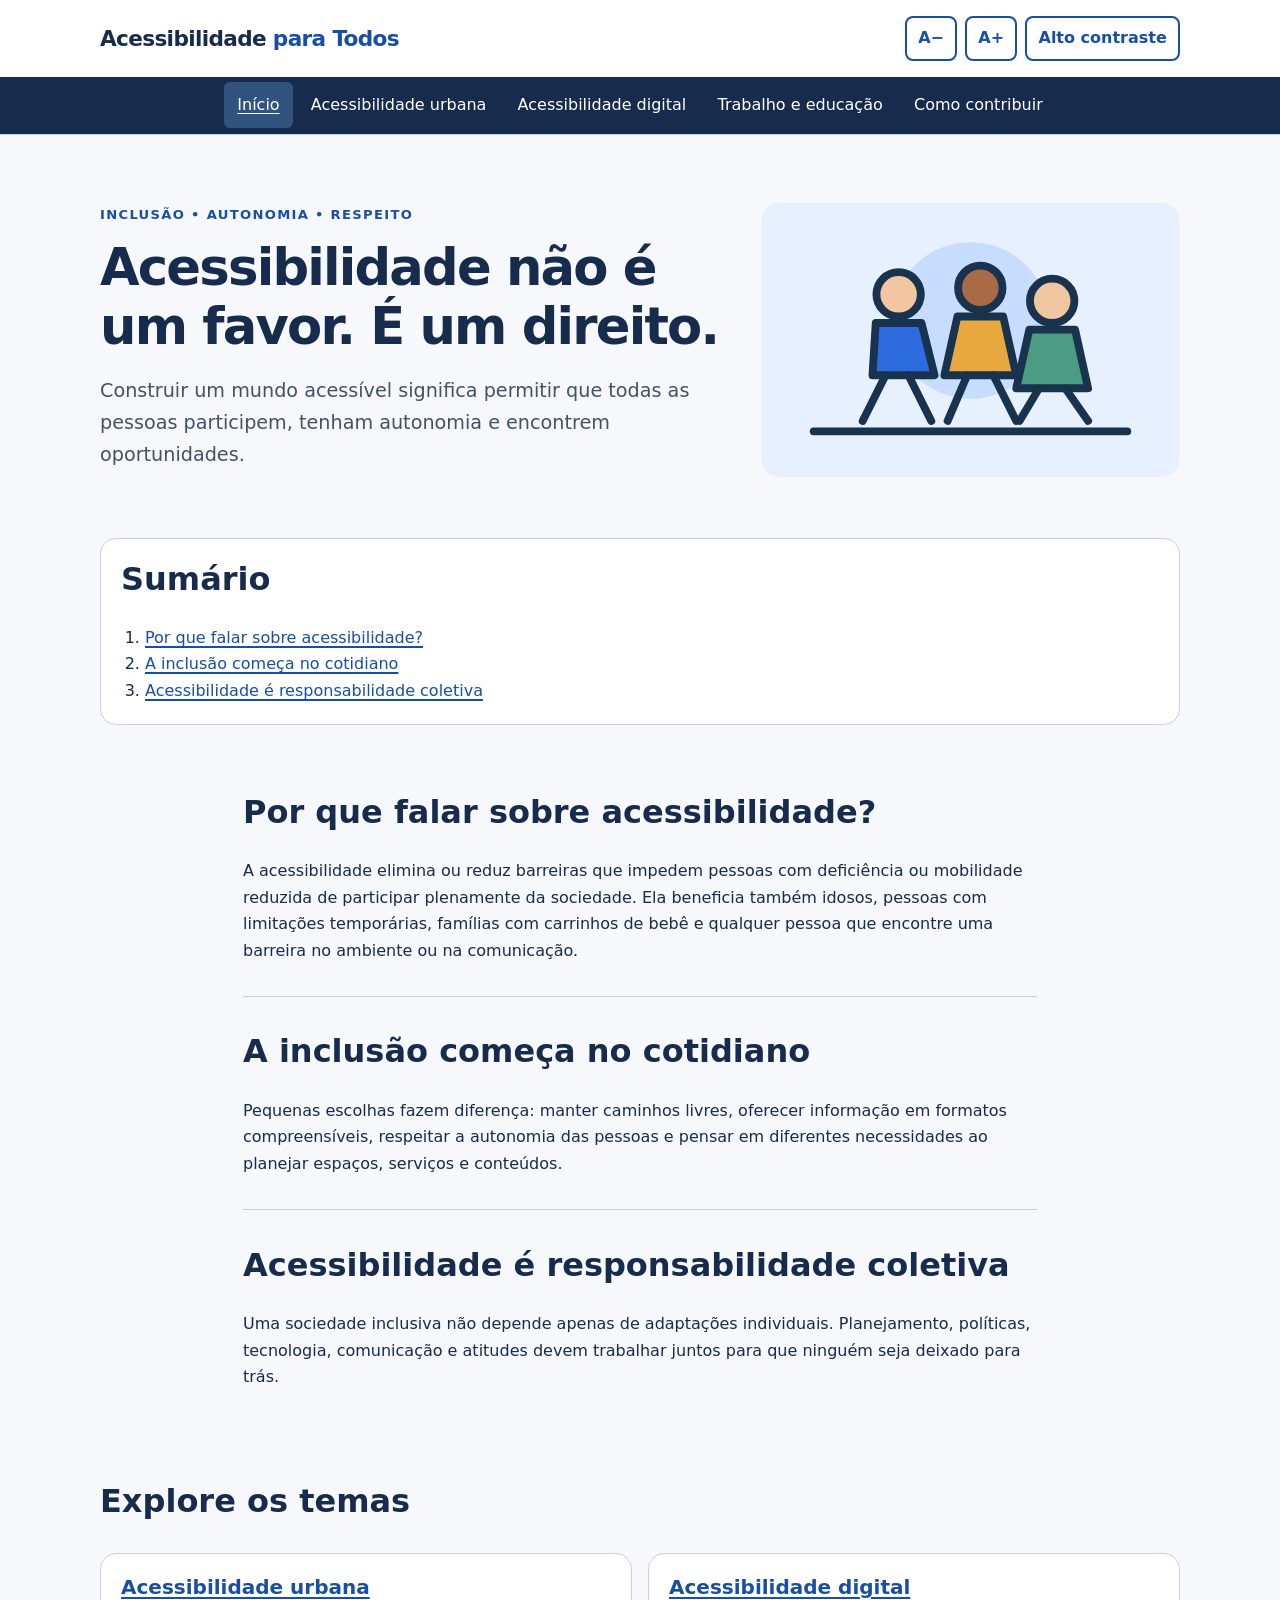
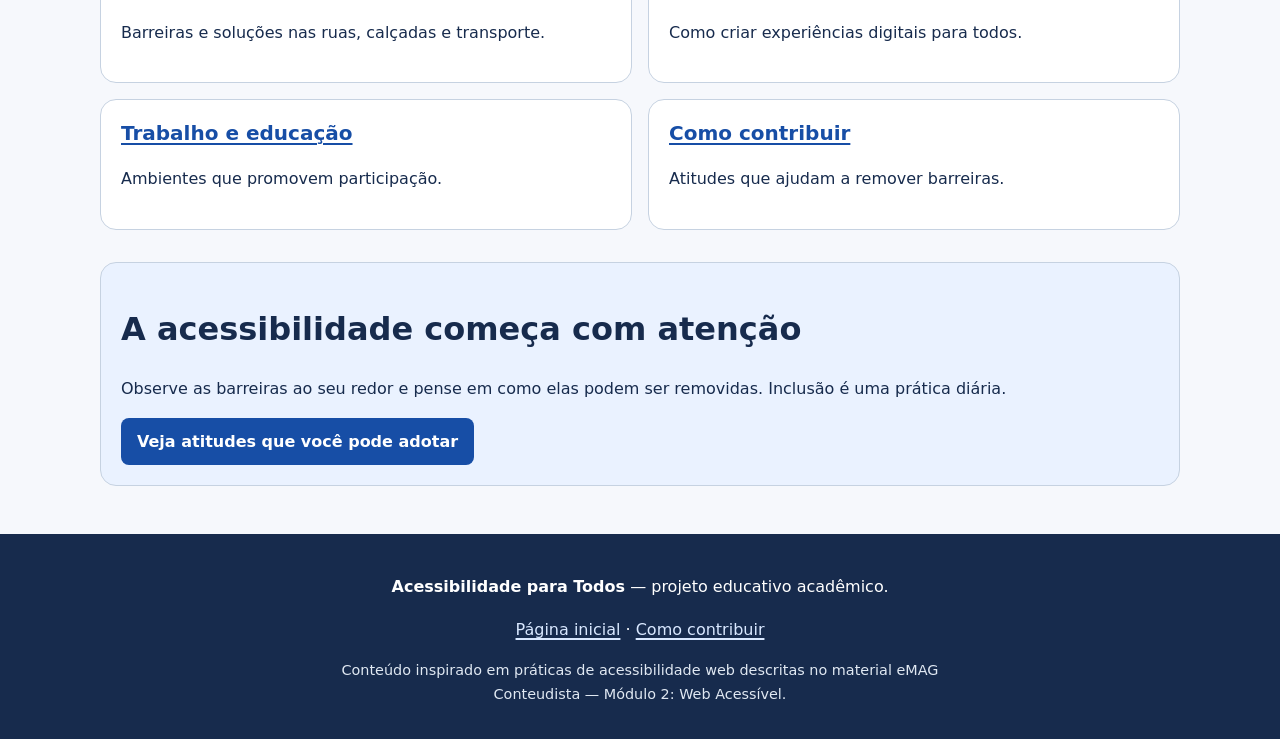
<file: acessibilidade_para_todos (2)/acessibilidade_para_todos/acessibilidade_para_todos/index.html>
<!doctype html>
<html lang="pt-BR">
<head>
  <meta charset="utf-8">
  <meta name="viewport" content="width=device-width, initial-scale=1">
  <meta name="description" content="Construir um mundo acessível significa permitir que todas as pessoas participem, tenham autonomia e encontrem oportunidades.">
  <title>Acessibilidade para Todos | Acessibilidade para Todos</title>
  <link rel="stylesheet" href="css/style.css">
  <script src="js/script.js" defer></script>
</head>
<body>
  <a class="skip-link" href="#conteudo">Pular para o conteúdo principal</a>
  <header class="site-header">
    <div class="header-inner">
      <a class="brand" href="index.html" aria-label="Acessibilidade para Todos — página inicial">Acessibilidade <span>para Todos</span></a>
      <div class="access-tools" aria-label="Ferramentas de acessibilidade">
        <button type="button" id="font-down" aria-label="Diminuir tamanho do texto">A−</button>
        <button type="button" id="font-up" aria-label="Aumentar tamanho do texto">A+</button>
        <button type="button" id="contrast-toggle" aria-pressed="false">Alto contraste</button>
      </div>
    </div>
    <nav class="main-nav" aria-label="Navegação principal">
      <ul><li><a href="index.html" aria-current="page">Início</a></li>
<li><a href="ruas.html">Acessibilidade urbana</a></li>
<li><a href="digital.html">Acessibilidade digital</a></li>
<li><a href="inclusao.html">Trabalho e educação</a></li>
<li><a href="contribuindo.html">Como contribuir</a></li></ul>
    </nav>
  </header>
  <main id="conteudo" tabindex="-1">
    <section class="hero">
      <div class="hero-text">
        <p class="eyebrow">INCLUSÃO • AUTONOMIA • RESPEITO</p>
        <h1>Acessibilidade não é um favor. É um direito.</h1>
        <p class="lead">Construir um mundo acessível significa permitir que todas as pessoas participem, tenham autonomia e encontrem oportunidades.</p>
      </div>
      <img src="imagens/inclusive.svg" alt="Ilustração de pessoas diversas reunidas em um espaço comunitário acessível." class="hero-image">
    </section>
    <nav class="toc" aria-label="Sumário deste artigo"><h2>Sumário</h2><ol><li><a href="#sec-1">Por que falar sobre acessibilidade?</a></li><li><a href="#sec-2">A inclusão começa no cotidiano</a></li><li><a href="#sec-3">Acessibilidade é responsabilidade coletiva</a></li></ol></nav>
    <article class="article">
      <section class="article-section" id="sec-1"><h2>Por que falar sobre acessibilidade?</h2><p>A acessibilidade elimina ou reduz barreiras que impedem pessoas com deficiência ou mobilidade reduzida de participar plenamente da sociedade. Ela beneficia também idosos, pessoas com limitações temporárias, famílias com carrinhos de bebê e qualquer pessoa que encontre uma barreira no ambiente ou na comunicação.</p></section>
<section class="article-section" id="sec-2"><h2>A inclusão começa no cotidiano</h2><p>Pequenas escolhas fazem diferença: manter caminhos livres, oferecer informação em formatos compreensíveis, respeitar a autonomia das pessoas e pensar em diferentes necessidades ao planejar espaços, serviços e conteúdos.</p></section>
<section class="article-section" id="sec-3"><h2>Acessibilidade é responsabilidade coletiva</h2><p>Uma sociedade inclusiva não depende apenas de adaptações individuais. Planejamento, políticas, tecnologia, comunicação e atitudes devem trabalhar juntos para que ninguém seja deixado para trás.</p></section>
    </article>
    <section aria-labelledby="explore-title" class="cards"><h2 id="explore-title">Explore os temas</h2><article class="card"><h3><a href="ruas.html">Acessibilidade urbana</a></h3><p>Barreiras e soluções nas ruas, calçadas e transporte.</p></article><article class="card"><h3><a href="digital.html">Acessibilidade digital</a></h3><p>Como criar experiências digitais para todos.</p></article><article class="card"><h3><a href="inclusao.html">Trabalho e educação</a></h3><p>Ambientes que promovem participação.</p></article><article class="card"><h3><a href="contribuindo.html">Como contribuir</a></h3><p>Atitudes que ajudam a remover barreiras.</p></article></section>
    <section class="callout" aria-labelledby="callout-title">
      <h2 id="callout-title">A acessibilidade começa com atenção</h2>
      <p>Observe as barreiras ao seu redor e pense em como elas podem ser removidas. Inclusão é uma prática diária.</p>
      <a class="button-link" href="contribuindo.html">Veja atitudes que você pode adotar</a>
    </section>
  </main>
  <footer class="site-footer">
    <p><strong>Acessibilidade para Todos</strong> — projeto educativo acadêmico.</p>
    <p><a href="index.html">Página inicial</a> · <a href="contribuindo.html">Como contribuir</a></p>
    <p class="small">Conteúdo inspirado em práticas de acessibilidade web descritas no material eMAG Conteudista — Módulo 2: Web Acessível.</p>
  </footer>
</body>
</html>
</file>
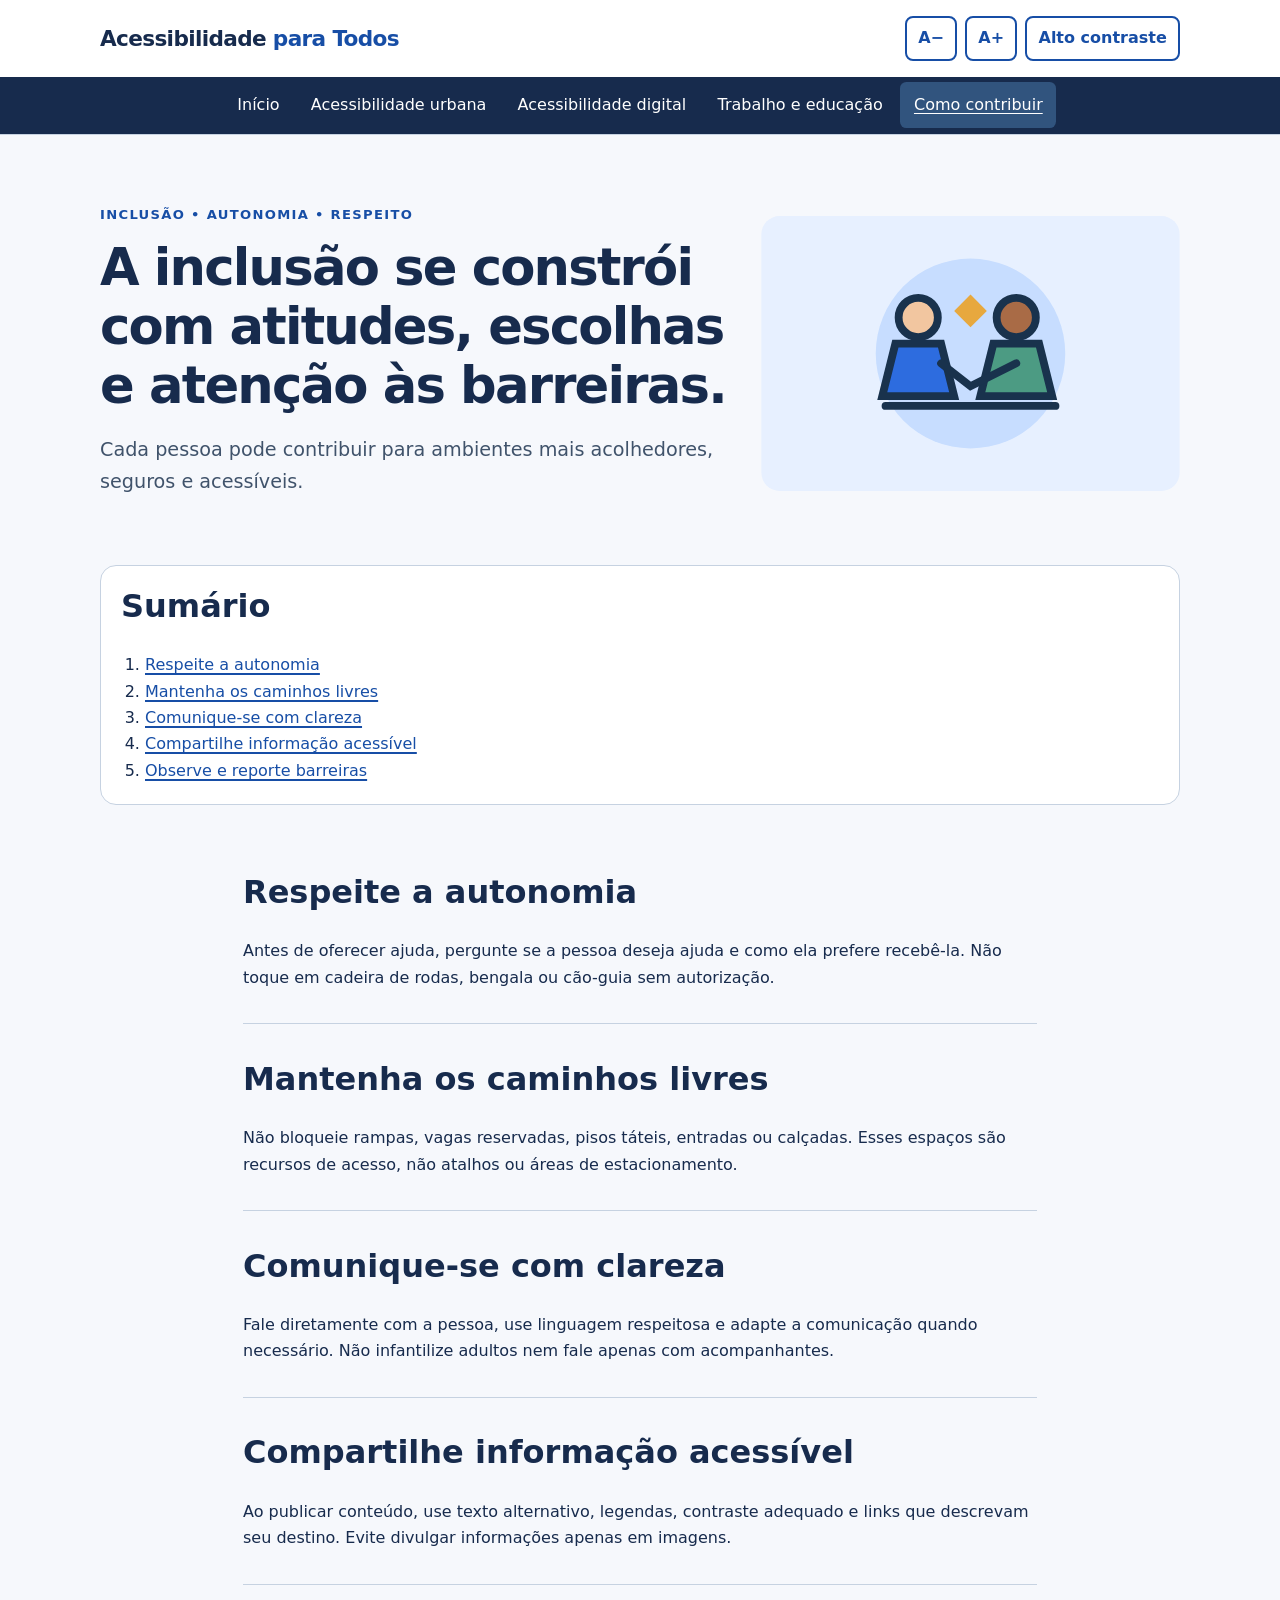
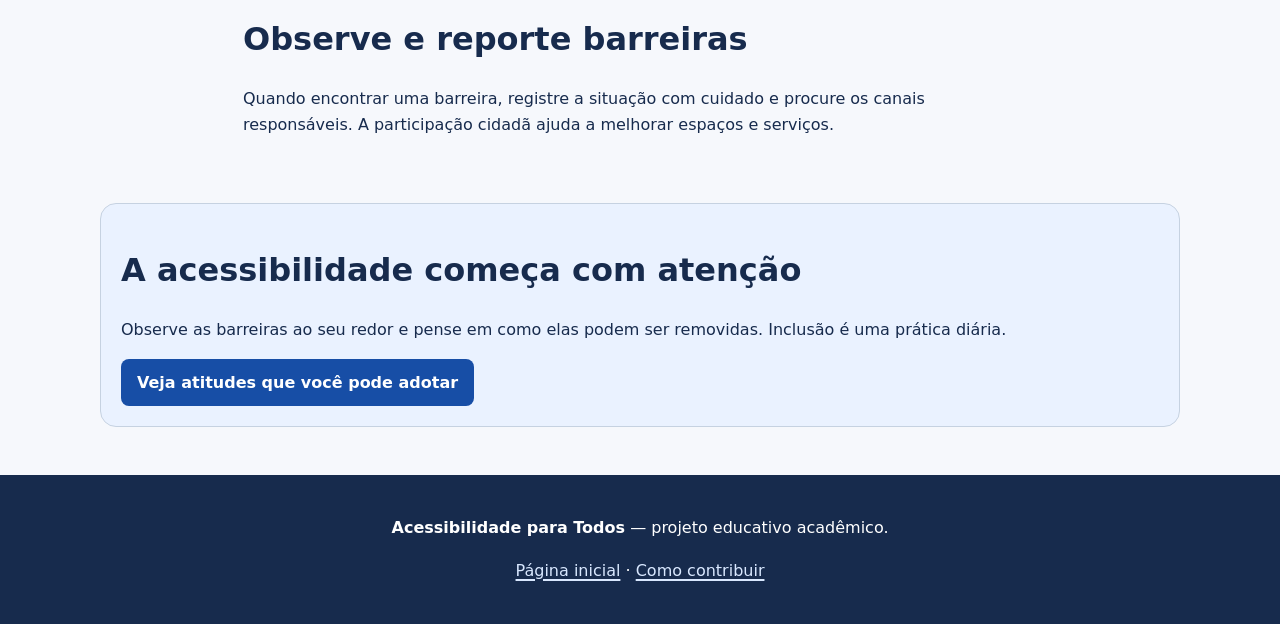
<file: acessibilidade_para_todos (2)/acessibilidade_para_todos/acessibilidade_para_todos/contribuindo.html>
<!doctype html>
<html lang="pt-BR">
<head>
  <meta charset="utf-8">
  <meta name="viewport" content="width=device-width, initial-scale=1">
  <meta name="description" content="Cada pessoa pode contribuir para ambientes mais acolhedores, seguros e acessíveis.">
  <title>Como podemos contribuir | Acessibilidade para Todos</title>
  <link rel="stylesheet" href="css/style.css">
  <script src="js/script.js" defer></script>
</head>
<body>
  <a class="skip-link" href="#conteudo">Pular para o conteúdo principal</a>
  <header class="site-header">
    <div class="header-inner">
      <a class="brand" href="index.html" aria-label="Acessibilidade para Todos — página inicial">Acessibilidade <span>para Todos</span></a>
      <div class="access-tools" aria-label="Ferramentas de acessibilidade">
        <button type="button" id="font-down" aria-label="Diminuir tamanho do texto">A−</button>
        <button type="button" id="font-up" aria-label="Aumentar tamanho do texto">A+</button>
        <button type="button" id="contrast-toggle" aria-pressed="false">Alto contraste</button>
      </div>
    </div>
    <nav class="main-nav" aria-label="Navegação principal">
      <ul><li><a href="index.html">Início</a></li>
<li><a href="ruas.html">Acessibilidade urbana</a></li>
<li><a href="digital.html">Acessibilidade digital</a></li>
<li><a href="inclusao.html">Trabalho e educação</a></li>
<li><a href="contribuindo.html" aria-current="page">Como contribuir</a></li></ul>
    </nav>
  </header>
  <main id="conteudo" tabindex="-1">
    <section class="hero">
      <div class="hero-text">
        <p class="eyebrow">INCLUSÃO • AUTONOMIA • RESPEITO</p>
        <h1>A inclusão se constrói com atitudes, escolhas e atenção às barreiras.</h1>
        <p class="lead">Cada pessoa pode contribuir para ambientes mais acolhedores, seguros e acessíveis.</p>
      </div>
      <img src="imagens/help.svg" alt="Ilustração de pessoas apoiando uma comunidade inclusiva." class="hero-image">
    </section>
    <nav class="toc" aria-label="Sumário deste artigo"><h2>Sumário</h2><ol><li><a href="#sec-1">Respeite a autonomia</a></li><li><a href="#sec-2">Mantenha os caminhos livres</a></li><li><a href="#sec-3">Comunique-se com clareza</a></li><li><a href="#sec-4">Compartilhe informação acessível</a></li><li><a href="#sec-5">Observe e reporte barreiras</a></li></ol></nav>
    <article class="article">
      <section class="article-section" id="sec-1"><h2>Respeite a autonomia</h2><p>Antes de oferecer ajuda, pergunte se a pessoa deseja ajuda e como ela prefere recebê-la. Não toque em cadeira de rodas, bengala ou cão-guia sem autorização.</p></section>
<section class="article-section" id="sec-2"><h2>Mantenha os caminhos livres</h2><p>Não bloqueie rampas, vagas reservadas, pisos táteis, entradas ou calçadas. Esses espaços são recursos de acesso, não atalhos ou áreas de estacionamento.</p></section>
<section class="article-section" id="sec-3"><h2>Comunique-se com clareza</h2><p>Fale diretamente com a pessoa, use linguagem respeitosa e adapte a comunicação quando necessário. Não infantilize adultos nem fale apenas com acompanhantes.</p></section>
<section class="article-section" id="sec-4"><h2>Compartilhe informação acessível</h2><p>Ao publicar conteúdo, use texto alternativo, legendas, contraste adequado e links que descrevam seu destino. Evite divulgar informações apenas em imagens.</p></section>
<section class="article-section" id="sec-5"><h2>Observe e reporte barreiras</h2><p>Quando encontrar uma barreira, registre a situação com cuidado e procure os canais responsáveis. A participação cidadã ajuda a melhorar espaços e serviços.</p></section>
    </article>
    
    <section class="callout" aria-labelledby="callout-title">
      <h2 id="callout-title">A acessibilidade começa com atenção</h2>
      <p>Observe as barreiras ao seu redor e pense em como elas podem ser removidas. Inclusão é uma prática diária.</p>
      <a class="button-link" href="contribuindo.html">Veja atitudes que você pode adotar</a>
    </section>
  </main>
  <footer class="site-footer">
    <p><strong>Acessibilidade para Todos</strong> — projeto educativo acadêmico.</p>
    <p><a href="index.html">Página inicial</a> · <a href="contribuindo.html">Como contribuir</a></p>
  </footer>
</body>
</html>
</file>
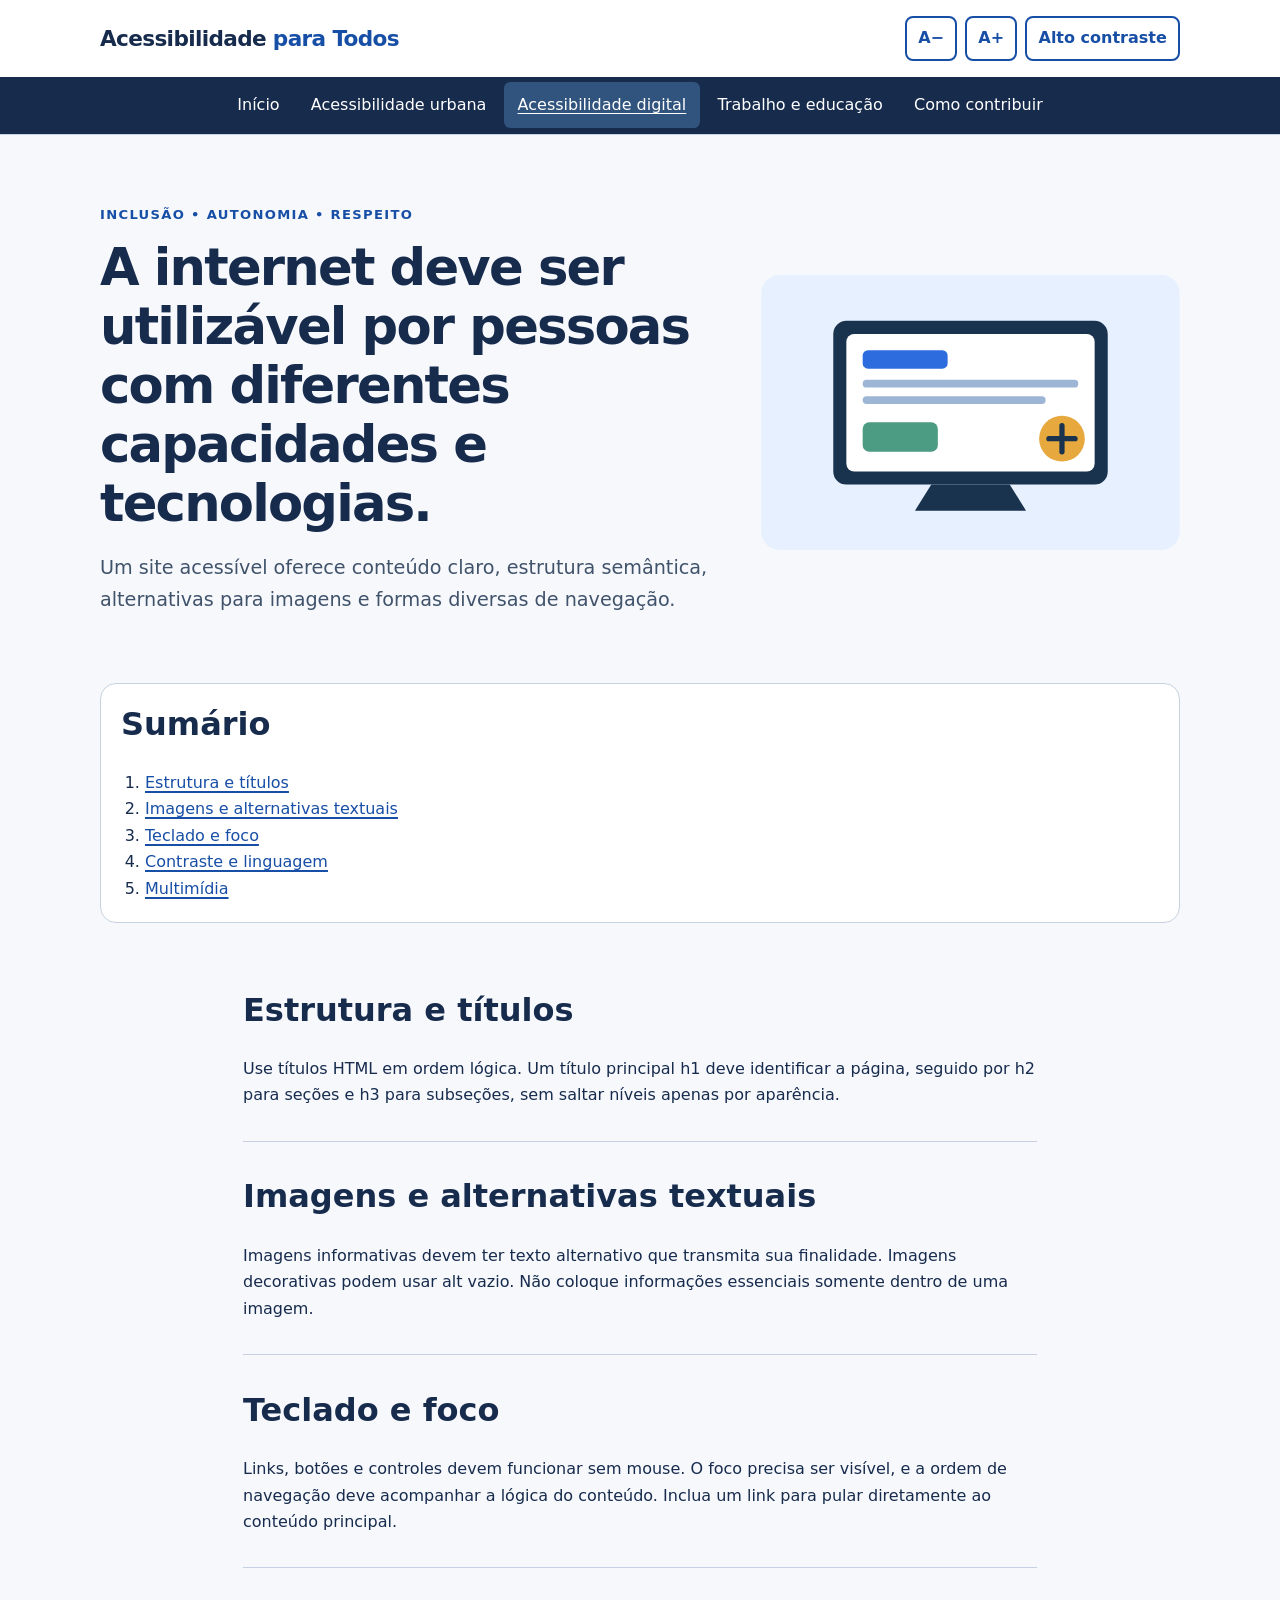
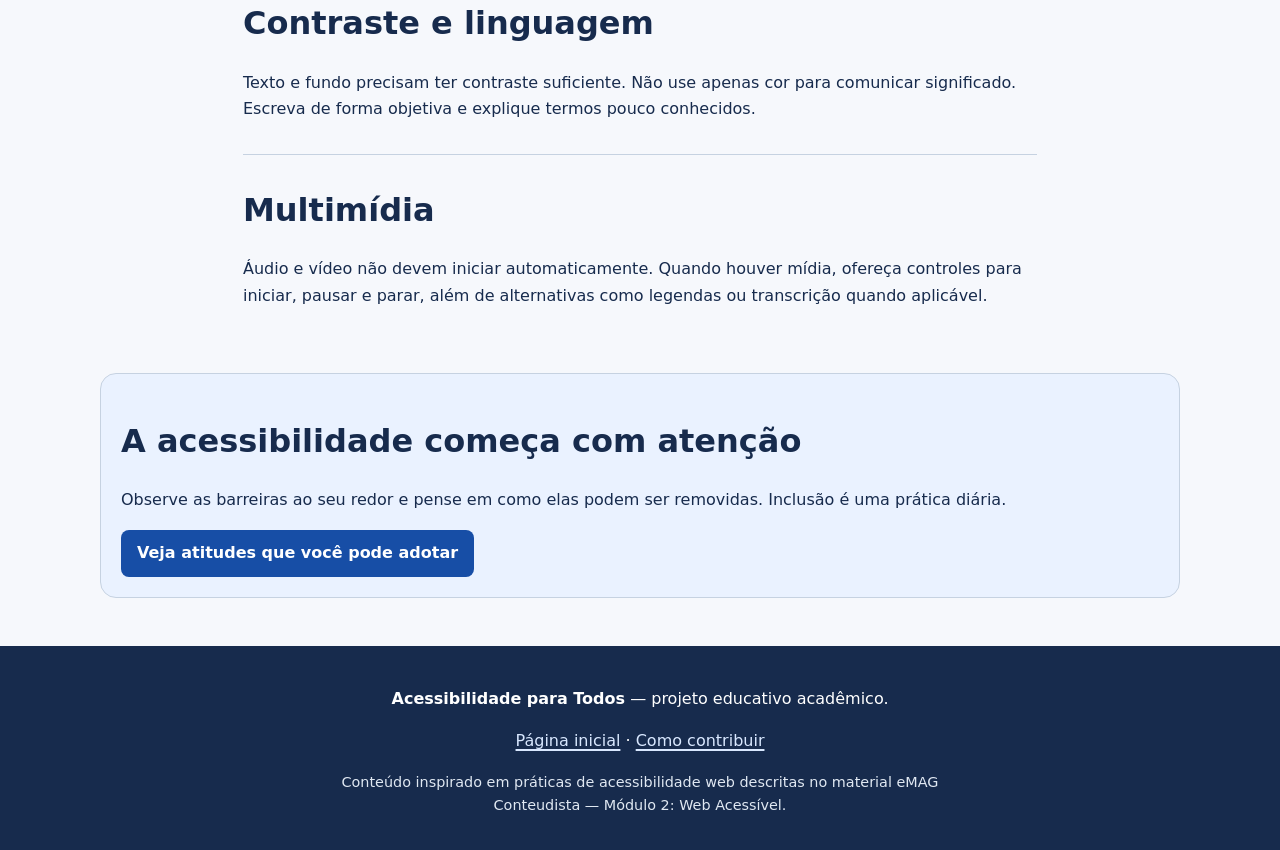
<file: acessibilidade_para_todos (2)/acessibilidade_para_todos/acessibilidade_para_todos/digital.html>
<!doctype html>
<html lang="pt-BR">
<head>
  <meta charset="utf-8">
  <meta name="viewport" content="width=device-width, initial-scale=1">
  <meta name="description" content="Um site acessível oferece conteúdo claro, estrutura semântica, alternativas para imagens e formas diversas de navegação.">
  <title>Acessibilidade digital | Acessibilidade para Todos</title>
  <link rel="stylesheet" href="css/style.css">
  <script src="js/script.js" defer></script>
</head>
<body>
  <a class="skip-link" href="#conteudo">Pular para o conteúdo principal</a>
  <header class="site-header">
    <div class="header-inner">
      <a class="brand" href="index.html" aria-label="Acessibilidade para Todos — página inicial">Acessibilidade <span>para Todos</span></a>
      <div class="access-tools" aria-label="Ferramentas de acessibilidade">
        <button type="button" id="font-down" aria-label="Diminuir tamanho do texto">A−</button>
        <button type="button" id="font-up" aria-label="Aumentar tamanho do texto">A+</button>
        <button type="button" id="contrast-toggle" aria-pressed="false">Alto contraste</button>
      </div>
    </div>
    <nav class="main-nav" aria-label="Navegação principal">
      <ul><li><a href="index.html">Início</a></li>
<li><a href="ruas.html">Acessibilidade urbana</a></li>
<li><a href="digital.html" aria-current="page">Acessibilidade digital</a></li>
<li><a href="inclusao.html">Trabalho e educação</a></li>
<li><a href="contribuindo.html">Como contribuir</a></li></ul>
    </nav>
  </header>
  <main id="conteudo" tabindex="-1">
    <section class="hero">
      <div class="hero-text">
        <p class="eyebrow">INCLUSÃO • AUTONOMIA • RESPEITO</p>
        <h1>A internet deve ser utilizável por pessoas com diferentes capacidades e tecnologias.</h1>
        <p class="lead">Um site acessível oferece conteúdo claro, estrutura semântica, alternativas para imagens e formas diversas de navegação.</p>
      </div>
      <img src="imagens/digital.svg" alt="Ilustração de um computador com controles de acessibilidade." class="hero-image">
    </section>
    <nav class="toc" aria-label="Sumário deste artigo"><h2>Sumário</h2><ol><li><a href="#sec-1">Estrutura e títulos</a></li><li><a href="#sec-2">Imagens e alternativas textuais</a></li><li><a href="#sec-3">Teclado e foco</a></li><li><a href="#sec-4">Contraste e linguagem</a></li><li><a href="#sec-5">Multimídia</a></li></ol></nav>
    <article class="article">
      <section class="article-section" id="sec-1"><h2>Estrutura e títulos</h2><p>Use títulos HTML em ordem lógica. Um título principal h1 deve identificar a página, seguido por h2 para seções e h3 para subseções, sem saltar níveis apenas por aparência.</p></section>
<section class="article-section" id="sec-2"><h2>Imagens e alternativas textuais</h2><p>Imagens informativas devem ter texto alternativo que transmita sua finalidade. Imagens decorativas podem usar alt vazio. Não coloque informações essenciais somente dentro de uma imagem.</p></section>
<section class="article-section" id="sec-3"><h2>Teclado e foco</h2><p>Links, botões e controles devem funcionar sem mouse. O foco precisa ser visível, e a ordem de navegação deve acompanhar a lógica do conteúdo. Inclua um link para pular diretamente ao conteúdo principal.</p></section>
<section class="article-section" id="sec-4"><h2>Contraste e linguagem</h2><p>Texto e fundo precisam ter contraste suficiente. Não use apenas cor para comunicar significado. Escreva de forma objetiva e explique termos pouco conhecidos.</p></section>
<section class="article-section" id="sec-5"><h2>Multimídia</h2><p>Áudio e vídeo não devem iniciar automaticamente. Quando houver mídia, ofereça controles para iniciar, pausar e parar, além de alternativas como legendas ou transcrição quando aplicável.</p></section>
    </article>
    
    <section class="callout" aria-labelledby="callout-title">
      <h2 id="callout-title">A acessibilidade começa com atenção</h2>
      <p>Observe as barreiras ao seu redor e pense em como elas podem ser removidas. Inclusão é uma prática diária.</p>
      <a class="button-link" href="contribuindo.html">Veja atitudes que você pode adotar</a>
    </section>
  </main>
  <footer class="site-footer">
    <p><strong>Acessibilidade para Todos</strong> — projeto educativo acadêmico.</p>
    <p><a href="index.html">Página inicial</a> · <a href="contribuindo.html">Como contribuir</a></p>
    <p class="small">Conteúdo inspirado em práticas de acessibilidade web descritas no material eMAG Conteudista — Módulo 2: Web Acessível.</p>
  </footer>
</body>
</html>
</file>
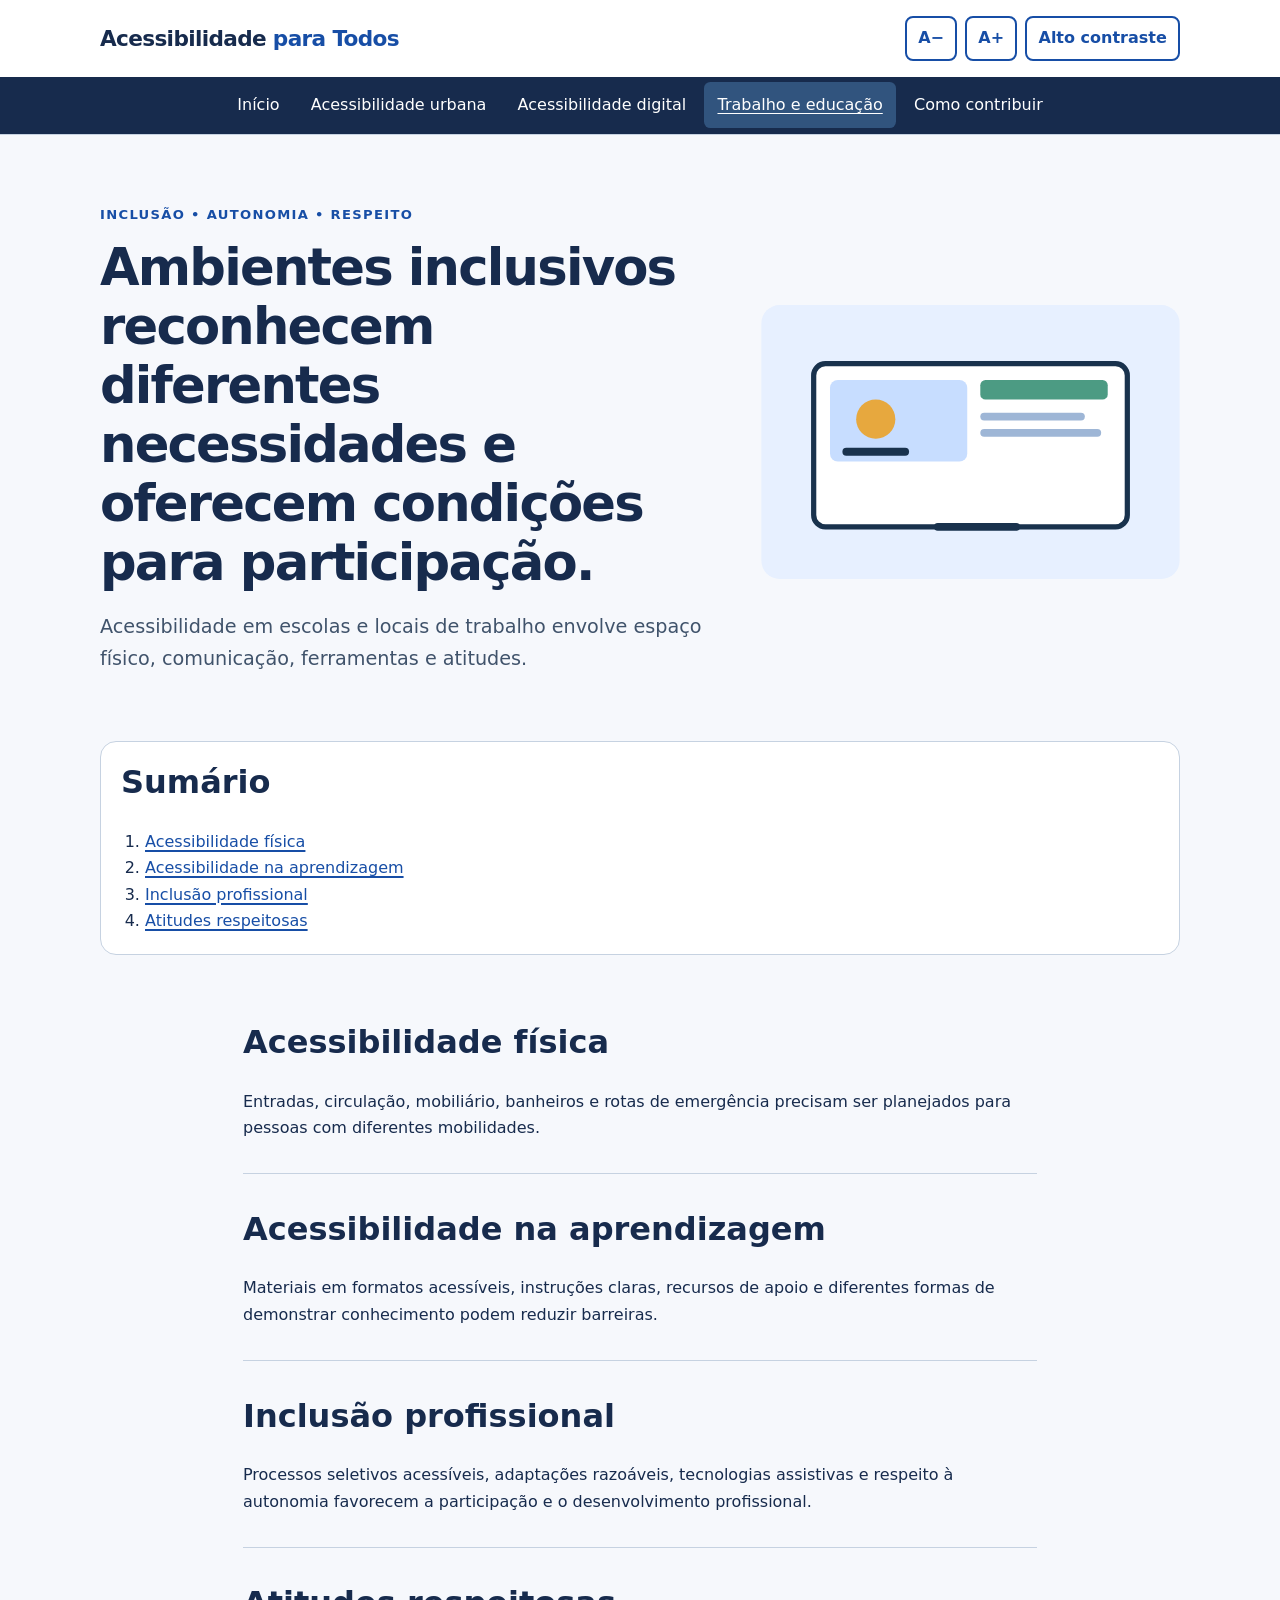
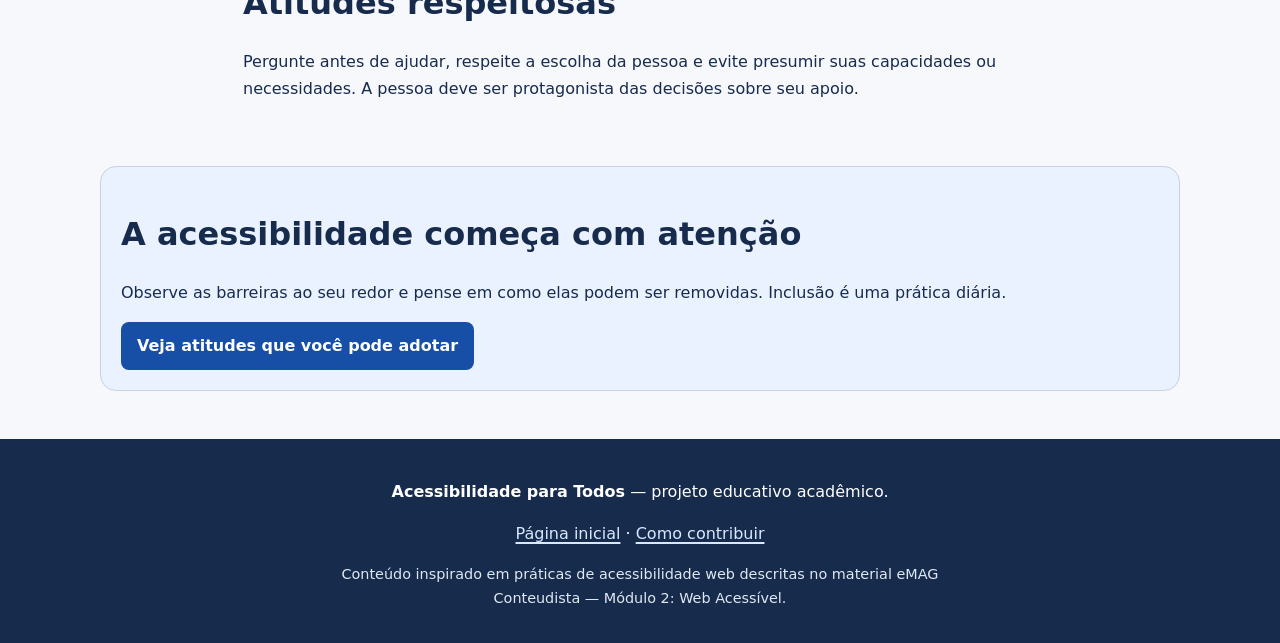
<file: acessibilidade_para_todos (2)/acessibilidade_para_todos/acessibilidade_para_todos/inclusao.html>
<!doctype html>
<html lang="pt-BR">
<head>
  <meta charset="utf-8">
  <meta name="viewport" content="width=device-width, initial-scale=1">
  <meta name="description" content="Acessibilidade em escolas e locais de trabalho envolve espaço físico, comunicação, ferramentas e atitudes.">
  <title>Inclusão no trabalho e na educação | Acessibilidade para Todos</title>
  <link rel="stylesheet" href="css/style.css">
  <script src="js/script.js" defer></script>
</head>
<body>
  <a class="skip-link" href="#conteudo">Pular para o conteúdo principal</a>
  <header class="site-header">
    <div class="header-inner">
      <a class="brand" href="index.html" aria-label="Acessibilidade para Todos — página inicial">Acessibilidade <span>para Todos</span></a>
      <div class="access-tools" aria-label="Ferramentas de acessibilidade">
        <button type="button" id="font-down" aria-label="Diminuir tamanho do texto">A−</button>
        <button type="button" id="font-up" aria-label="Aumentar tamanho do texto">A+</button>
        <button type="button" id="contrast-toggle" aria-pressed="false">Alto contraste</button>
      </div>
    </div>
    <nav class="main-nav" aria-label="Navegação principal">
      <ul><li><a href="index.html">Início</a></li>
<li><a href="ruas.html">Acessibilidade urbana</a></li>
<li><a href="digital.html">Acessibilidade digital</a></li>
<li><a href="inclusao.html" aria-current="page">Trabalho e educação</a></li>
<li><a href="contribuindo.html">Como contribuir</a></li></ul>
    </nav>
  </header>
  <main id="conteudo" tabindex="-1">
    <section class="hero">
      <div class="hero-text">
        <p class="eyebrow">INCLUSÃO • AUTONOMIA • RESPEITO</p>
        <h1>Ambientes inclusivos reconhecem diferentes necessidades e oferecem condições para participação.</h1>
        <p class="lead">Acessibilidade em escolas e locais de trabalho envolve espaço físico, comunicação, ferramentas e atitudes.</p>
      </div>
      <img src="imagens/work.svg" alt="Ilustração de pessoas colaborando em um ambiente de estudo e trabalho acessível." class="hero-image">
    </section>
    <nav class="toc" aria-label="Sumário deste artigo"><h2>Sumário</h2><ol><li><a href="#sec-1">Acessibilidade física</a></li><li><a href="#sec-2">Acessibilidade na aprendizagem</a></li><li><a href="#sec-3">Inclusão profissional</a></li><li><a href="#sec-4">Atitudes respeitosas</a></li></ol></nav>
    <article class="article">
      <section class="article-section" id="sec-1"><h2>Acessibilidade física</h2><p>Entradas, circulação, mobiliário, banheiros e rotas de emergência precisam ser planejados para pessoas com diferentes mobilidades.</p></section>
<section class="article-section" id="sec-2"><h2>Acessibilidade na aprendizagem</h2><p>Materiais em formatos acessíveis, instruções claras, recursos de apoio e diferentes formas de demonstrar conhecimento podem reduzir barreiras.</p></section>
<section class="article-section" id="sec-3"><h2>Inclusão profissional</h2><p>Processos seletivos acessíveis, adaptações razoáveis, tecnologias assistivas e respeito à autonomia favorecem a participação e o desenvolvimento profissional.</p></section>
<section class="article-section" id="sec-4"><h2>Atitudes respeitosas</h2><p>Pergunte antes de ajudar, respeite a escolha da pessoa e evite presumir suas capacidades ou necessidades. A pessoa deve ser protagonista das decisões sobre seu apoio.</p></section>
    </article>
    
    <section class="callout" aria-labelledby="callout-title">
      <h2 id="callout-title">A acessibilidade começa com atenção</h2>
      <p>Observe as barreiras ao seu redor e pense em como elas podem ser removidas. Inclusão é uma prática diária.</p>
      <a class="button-link" href="contribuindo.html">Veja atitudes que você pode adotar</a>
    </section>
  </main>
  <footer class="site-footer">
    <p><strong>Acessibilidade para Todos</strong> — projeto educativo acadêmico.</p>
    <p><a href="index.html">Página inicial</a> · <a href="contribuindo.html">Como contribuir</a></p>
    <p class="small">Conteúdo inspirado em práticas de acessibilidade web descritas no material eMAG Conteudista — Módulo 2: Web Acessível.</p>
  </footer>
</body>
</html>
</file>
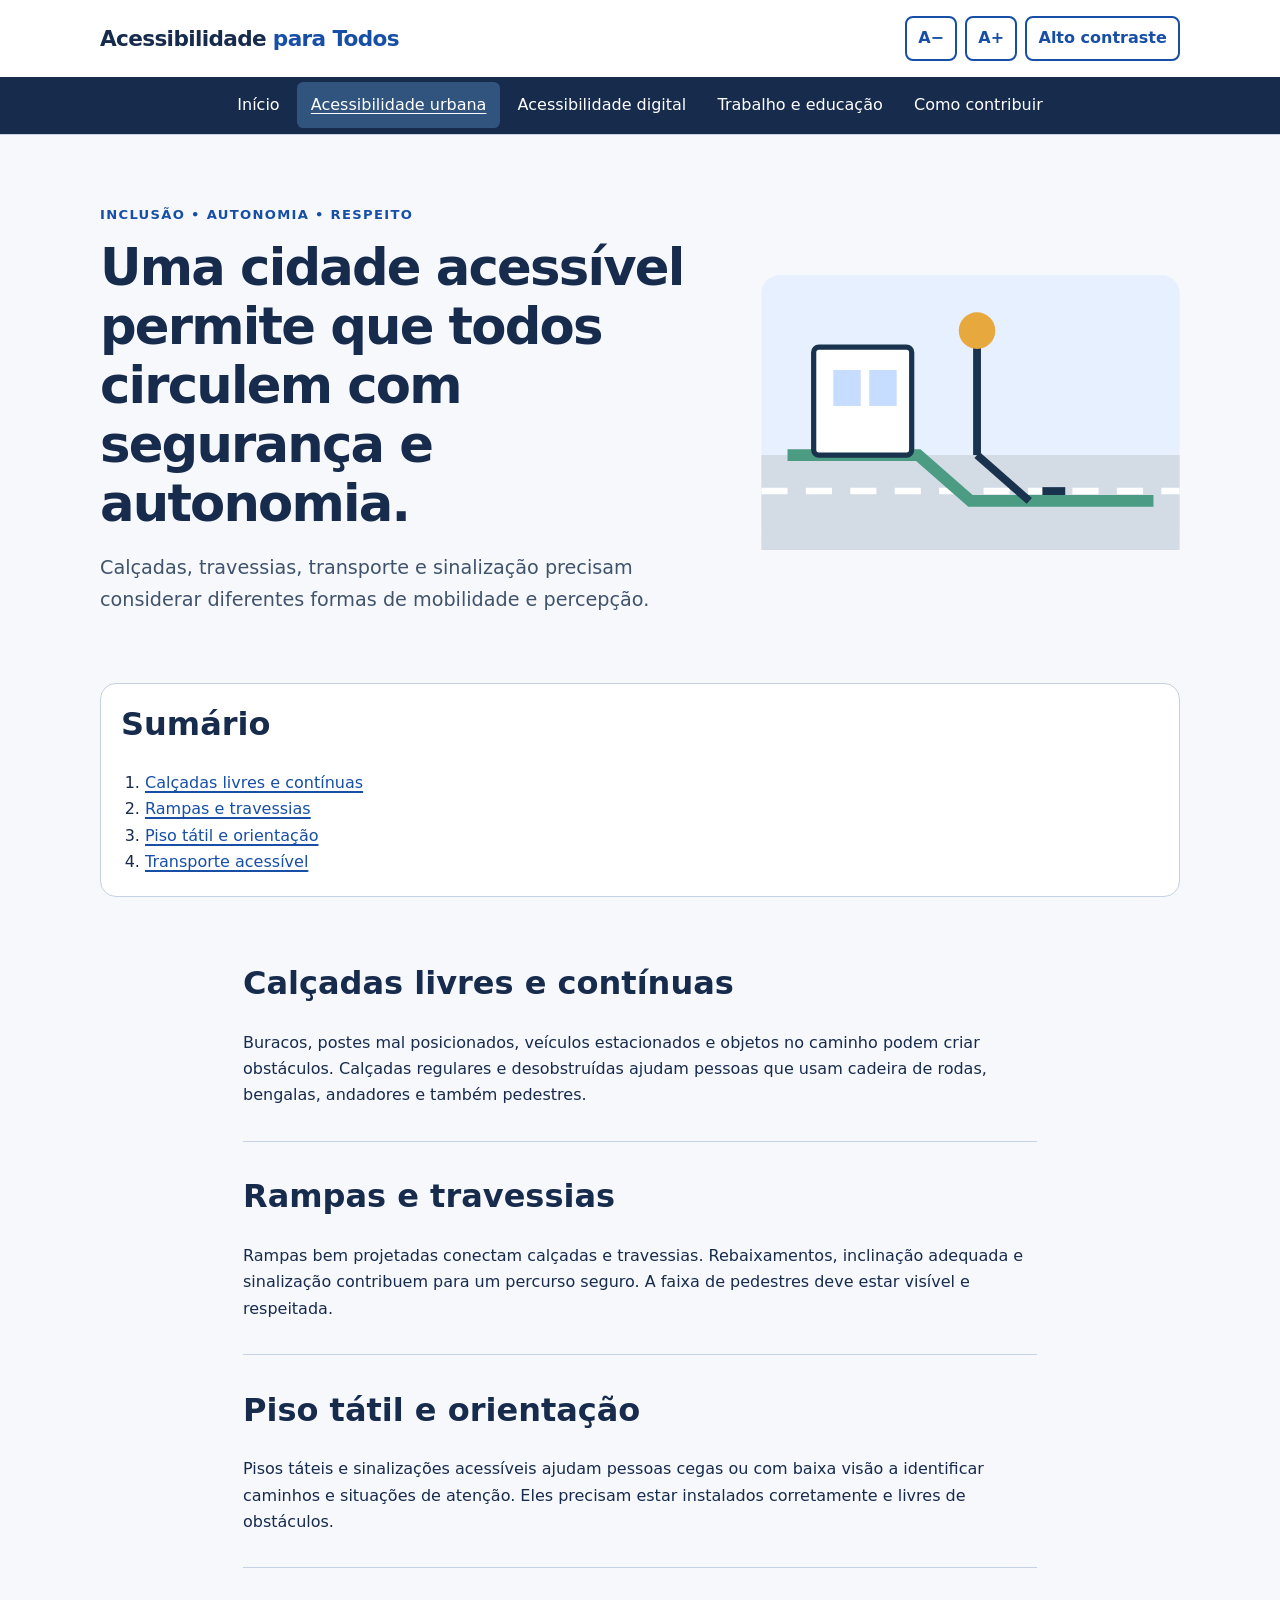
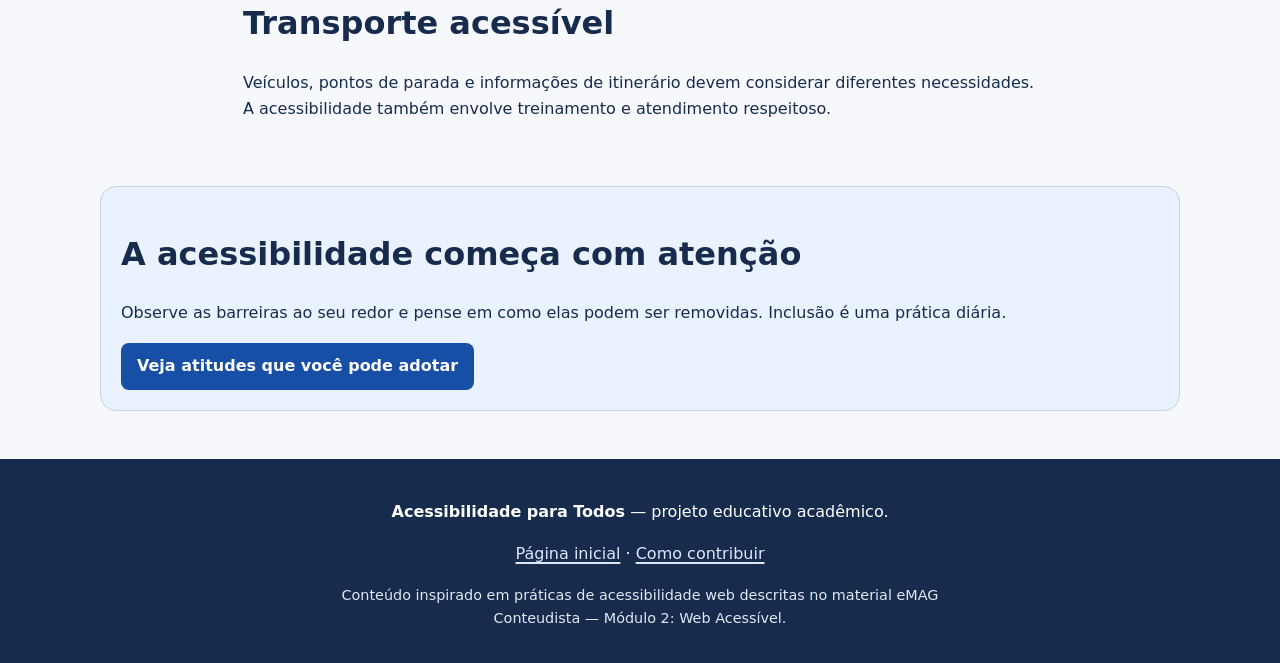
<file: acessibilidade_para_todos (2)/acessibilidade_para_todos/acessibilidade_para_todos/ruas.html>
<!doctype html>
<html lang="pt-BR">
<head>
  <meta charset="utf-8">
  <meta name="viewport" content="width=device-width, initial-scale=1">
  <meta name="description" content="Calçadas, travessias, transporte e sinalização precisam considerar diferentes formas de mobilidade e percepção.">
  <title>Acessibilidade nas ruas | Acessibilidade para Todos</title>
  <link rel="stylesheet" href="css/style.css">
  <script src="js/script.js" defer></script>
</head>
<body>
  <a class="skip-link" href="#conteudo">Pular para o conteúdo principal</a>
  <header class="site-header">
    <div class="header-inner">
      <a class="brand" href="index.html" aria-label="Acessibilidade para Todos — página inicial">Acessibilidade <span>para Todos</span></a>
      <div class="access-tools" aria-label="Ferramentas de acessibilidade">
        <button type="button" id="font-down" aria-label="Diminuir tamanho do texto">A−</button>
        <button type="button" id="font-up" aria-label="Aumentar tamanho do texto">A+</button>
        <button type="button" id="contrast-toggle" aria-pressed="false">Alto contraste</button>
      </div>
    </div>
    <nav class="main-nav" aria-label="Navegação principal">
      <ul><li><a href="index.html">Início</a></li>
<li><a href="ruas.html" aria-current="page">Acessibilidade urbana</a></li>
<li><a href="digital.html">Acessibilidade digital</a></li>
<li><a href="inclusao.html">Trabalho e educação</a></li>
<li><a href="contribuindo.html">Como contribuir</a></li></ul>
    </nav>
  </header>
  <main id="conteudo" tabindex="-1">
    <section class="hero">
      <div class="hero-text">
        <p class="eyebrow">INCLUSÃO • AUTONOMIA • RESPEITO</p>
        <h1>Uma cidade acessível permite que todos circulem com segurança e autonomia.</h1>
        <p class="lead">Calçadas, travessias, transporte e sinalização precisam considerar diferentes formas de mobilidade e percepção.</p>
      </div>
      <img src="imagens/urban.svg" alt="Ilustração de calçada com rampa, faixa de pedestres e piso tátil." class="hero-image">
    </section>
    <nav class="toc" aria-label="Sumário deste artigo"><h2>Sumário</h2><ol><li><a href="#sec-1">Calçadas livres e contínuas</a></li><li><a href="#sec-2">Rampas e travessias</a></li><li><a href="#sec-3">Piso tátil e orientação</a></li><li><a href="#sec-4">Transporte acessível</a></li></ol></nav>
    <article class="article">
      <section class="article-section" id="sec-1"><h2>Calçadas livres e contínuas</h2><p>Buracos, postes mal posicionados, veículos estacionados e objetos no caminho podem criar obstáculos. Calçadas regulares e desobstruídas ajudam pessoas que usam cadeira de rodas, bengalas, andadores e também pedestres.</p></section>
<section class="article-section" id="sec-2"><h2>Rampas e travessias</h2><p>Rampas bem projetadas conectam calçadas e travessias. Rebaixamentos, inclinação adequada e sinalização contribuem para um percurso seguro. A faixa de pedestres deve estar visível e respeitada.</p></section>
<section class="article-section" id="sec-3"><h2>Piso tátil e orientação</h2><p>Pisos táteis e sinalizações acessíveis ajudam pessoas cegas ou com baixa visão a identificar caminhos e situações de atenção. Eles precisam estar instalados corretamente e livres de obstáculos.</p></section>
<section class="article-section" id="sec-4"><h2>Transporte acessível</h2><p>Veículos, pontos de parada e informações de itinerário devem considerar diferentes necessidades. A acessibilidade também envolve treinamento e atendimento respeitoso.</p></section>
    </article>
    
    <section class="callout" aria-labelledby="callout-title">
      <h2 id="callout-title">A acessibilidade começa com atenção</h2>
      <p>Observe as barreiras ao seu redor e pense em como elas podem ser removidas. Inclusão é uma prática diária.</p>
      <a class="button-link" href="contribuindo.html">Veja atitudes que você pode adotar</a>
    </section>
  </main>
  <footer class="site-footer">
    <p><strong>Acessibilidade para Todos</strong> — projeto educativo acadêmico.</p>
    <p><a href="index.html">Página inicial</a> · <a href="contribuindo.html">Como contribuir</a></p>
    <p class="small">Conteúdo inspirado em práticas de acessibilidade web descritas no material eMAG Conteudista — Módulo 2: Web Acessível.</p>
  </footer>
</body>
</html>
</file>
<file: acessibilidade_para_todos (2)/acessibilidade_para_todos/acessibilidade_para_todos/css/style.css>
/* Acessibilidade para Todos — estilos responsivos e acessíveis */
:root {
  --bg: #f6f8fc; --surface: #ffffff; --text: #172b4d; --muted: #40536b;
  --primary: #174ea6; --primary-hover: #0d397c; --accent: #d99a22;
  --border: #c6d2e1; --focus: #d05a00; --base-font: 1rem;
}
* { box-sizing: border-box; }
html { font-size: var(--base-font); scroll-behavior: smooth; }
body { margin: 0; background: var(--bg); color: var(--text); font-family: system-ui, -apple-system, "Segoe UI", sans-serif; line-height: 1.65; }
a { color: var(--primary); text-decoration-thickness: .12em; text-underline-offset: .16em; }
a:hover { color: var(--primary-hover); }
a:focus-visible, button:focus-visible, main:focus-visible { outline: 3px solid var(--focus); outline-offset: 3px; }
.skip-link { position: absolute; top: -100px; left: 1rem; z-index: 100; background: var(--surface); color: var(--text); padding: .75rem 1rem; border: 2px solid var(--focus); border-radius: .5rem; }
.skip-link:focus { top: .75rem; }
.site-header { background: var(--surface); border-bottom: 1px solid var(--border); }
.header-inner { max-width: 1120px; margin: auto; padding: 1rem 1.25rem; display: flex; align-items: center; justify-content: space-between; gap: 1rem; flex-wrap: wrap; }
.brand { font-size: 1.35rem; font-weight: 800; text-decoration: none; color: var(--text); letter-spacing: -.03em; }
.brand span { color: var(--primary); }
.access-tools { display: flex; flex-wrap: wrap; gap: .5rem; }
button { font: inherit; cursor: pointer; border: 2px solid var(--primary); background: var(--surface); color: var(--primary); border-radius: .5rem; padding: .45rem .7rem; font-weight: 700; }
button:hover { background: var(--primary); color: #fff; }
.main-nav { background: var(--text); }
.main-nav ul { list-style: none; display: flex; flex-wrap: wrap; justify-content: center; gap: .25rem; margin: 0; padding: .35rem 1rem; }
.main-nav a { display: block; color: #fff; padding: .6rem .85rem; border-radius: .4rem; text-decoration: none; }
.main-nav a:hover, .main-nav a[aria-current="page"] { background: #31547e; text-decoration: underline; }
main { max-width: 1120px; margin: auto; padding: 1.5rem 1.25rem 3rem; }
.hero { display: grid; grid-template-columns: 1.2fr .8fr; align-items: center; gap: 2rem; padding: 2rem 0; }
.hero-text { max-width: 680px; }
.eyebrow { color: var(--primary); font-weight: 800; letter-spacing: .1em; font-size: .82rem; }
h1 { font-size: clamp(2rem, 4vw, 3.2rem); line-height: 1.15; letter-spacing: -.035em; margin: .3rem 0 1rem; }
h2 { font-size: clamp(1.4rem, 2.5vw, 2rem); line-height: 1.25; }
h3 { font-size: 1.25rem; line-height: 1.3; }
.lead { font-size: 1.2rem; color: var(--muted); }
.hero-image { display: block; width: 100%; height: auto; max-height: 360px; object-fit: contain; }
.toc, .callout, .card { background: var(--surface); border: 1px solid var(--border); border-radius: 1rem; padding: 1.25rem; }
.toc { margin: 1rem 0 2rem; }
.toc h2 { margin-top: 0; }
.toc ol { margin-bottom: 0; padding-left: 1.5rem; }
.article { max-width: 78ch; margin: 0 auto; }
.article-section { padding: .5rem 0 1rem; border-bottom: 1px solid var(--border); }
.article-section:last-child { border-bottom: 0; }
.cards { margin: 2rem 0; }
.cards h2 { margin-bottom: 1rem; }
.cards { display: grid; grid-template-columns: repeat(2, minmax(0, 1fr)); gap: 1rem; }
.cards > h2 { grid-column: 1 / -1; }
.card h3 { margin-top: 0; }
.callout { margin-top: 2rem; background: #eaf2ff; }
.button-link { display: inline-block; background: var(--primary); color: white; border-radius: .5rem; padding: .65rem 1rem; font-weight: 700; text-decoration: none; }
.button-link:hover { background: var(--primary-hover); color: white; }
.site-footer { background: var(--text); color: #fff; padding: 1.5rem; text-align: center; }
.site-footer a { color: #d9e8ff; }
.small { font-size: .9rem; max-width: 75ch; margin: .5rem auto; color: #e0e8f2; }
.high-contrast { --bg: #000; --surface: #000; --text: #fff; --muted: #fff; --primary: #ffff00; --primary-hover: #ffff00; --accent: #ffff00; --border: #fff; --focus: #ff00ff; }
.high-contrast .main-nav { background: #000; border-top: 2px solid #fff; border-bottom: 2px solid #fff; }
.high-contrast .main-nav a { color: #ffff00; }
.high-contrast .main-nav a:hover, .high-contrast .main-nav a[aria-current="page"] { background: #333; }
.high-contrast .callout { background: #000; border: 2px solid #fff; }
.high-contrast .button-link { background: #ffff00; color: #000; }
.high-contrast .site-footer { background: #000; border-top: 2px solid #fff; }
.high-contrast .site-footer a { color: #ffff00; }
@media (max-width: 760px) {
  .hero { grid-template-columns: 1fr; }
  .hero-image { max-height: 260px; }
  .cards { grid-template-columns: 1fr; }
  .header-inner { align-items: flex-start; }
  .main-nav ul { justify-content: flex-start; }
}
@media (prefers-reduced-motion: reduce) {
  html { scroll-behavior: auto; }
  *, *::before, *::after { animation-duration: .01ms !important; transition-duration: .01ms !important; }
}
</file>
